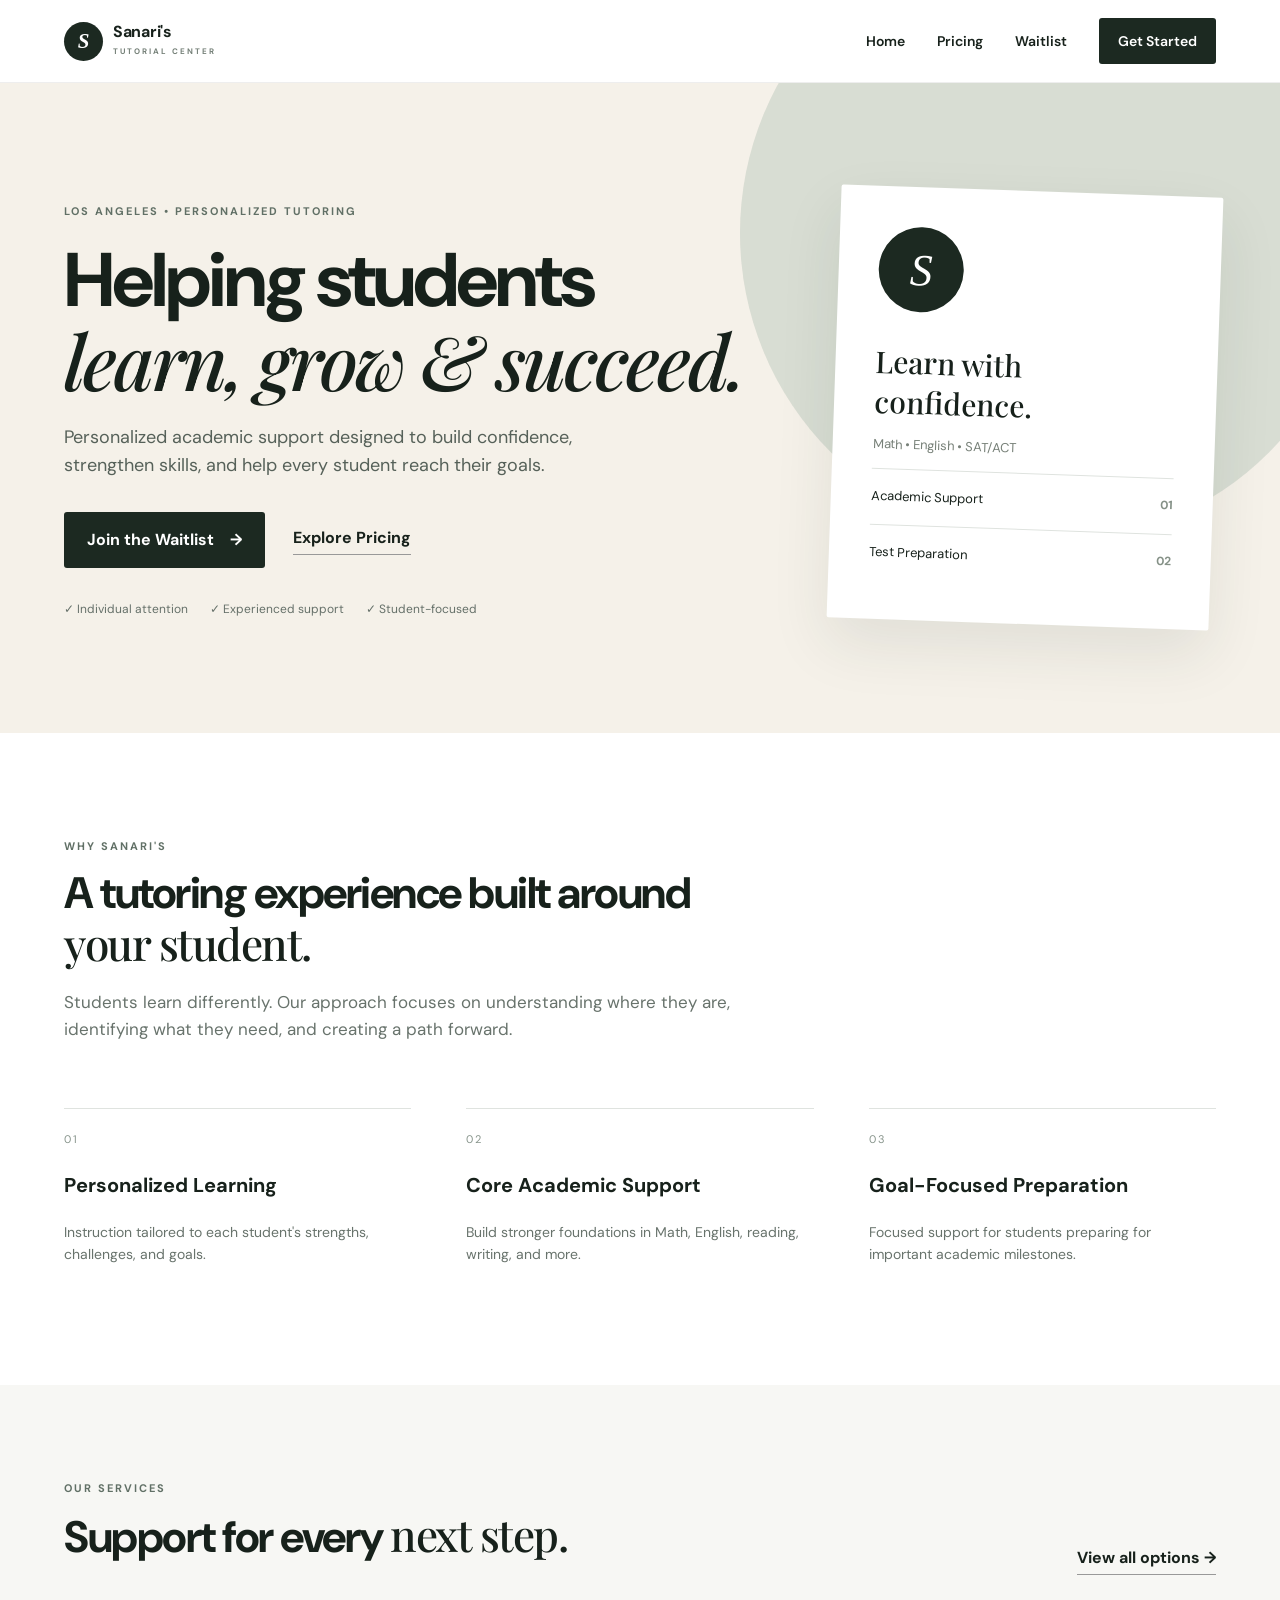
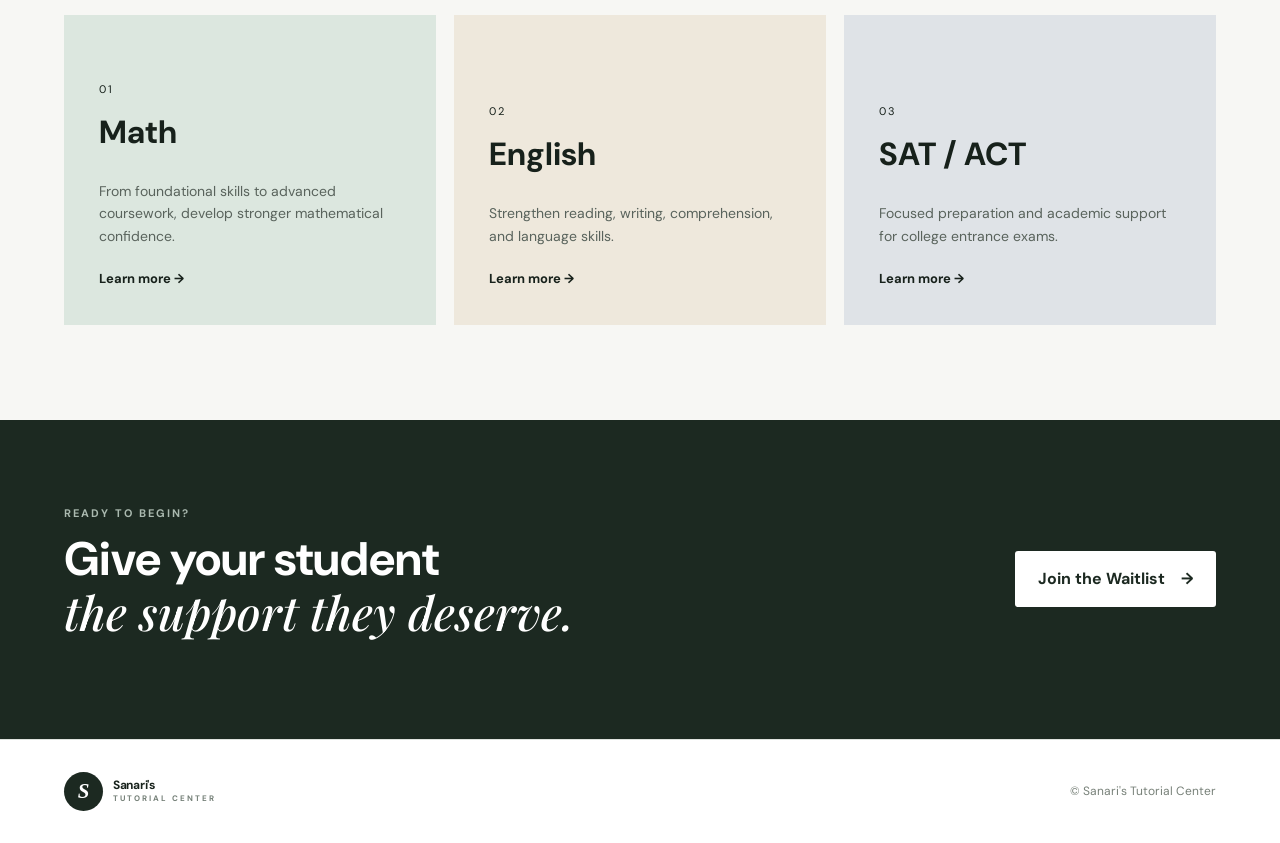
<file: index.html>
<!doctype html><html lang="en"><head>
<meta charset="utf-8"><meta name="viewport" content="width=device-width,initial-scale=1">
<title>Sanari's Tutorial Center | Los Angeles Tutoring</title><meta name="description" content="Personalized tutoring for Math, English and test preparation.">
<link rel="stylesheet" href="css/style.css"></head><body>
<header><div class="navwrap"><a class="logo" href="index.html"><span class="logoMark">S</span><span>Sanari's<br><small>TUTORIAL CENTER</small></span></a><button class="hamb">☰</button><nav><a href="index.html">Home</a><a href="pricing.html">Pricing</a><a href="waitlist.html">Waitlist</a><a class="navbtn" href="waitlist.html">Get Started</a></nav></div></header>
<main>
<section class="hero"><div class="heroBg"></div><div class="wrap heroGrid"><div class="heroText"><span class="pill">LOS ANGELES • PERSONALIZED TUTORING</span><h1>Helping students<br><em>learn, grow & succeed.</em></h1><p>Personalized academic support designed to build confidence, strengthen skills, and help every student reach their goals.</p><div class="actions"><a class="btn" href="waitlist.html">Join the Waitlist <b>→</b></a><a class="link" href="pricing.html">Explore Pricing</a></div><div class="trust"><span>✓ Individual attention</span><span>✓ Experienced support</span><span>✓ Student-focused</span></div></div><div class="heroCard"><div class="circle">S</div><h3>Learn with confidence.</h3><p>Math • English • SAT/ACT</p><div class="mini"><span>Academic Support</span><strong>01</strong></div><div class="mini"><span>Test Preparation</span><strong>02</strong></div></div></div></section>
<section class="intro wrap"><div class="kicker">WHY SANARI'S</div><h2>A tutoring experience built around <span>your student.</span></h2><p class="introLead">Students learn differently. Our approach focuses on understanding where they are, identifying what they need, and creating a path forward.</p><div class="features"><article><div class="icon">01</div><h3>Personalized Learning</h3><p>Instruction tailored to each student's strengths, challenges, and goals.</p></article><article><div class="icon">02</div><h3>Core Academic Support</h3><p>Build stronger foundations in Math, English, reading, writing, and more.</p></article><article><div class="icon">03</div><h3>Goal-Focused Preparation</h3><p>Focused support for students preparing for important academic milestones.</p></article></div></section>
<section class="subjects"><div class="wrap"><div class="sectionTop"><div><div class="kicker">OUR SERVICES</div><h2>Support for every <span>next step.</span></h2></div><a class="link" href="waitlist.html">View all options →</a></div><div class="subjectGrid"><div class="subject math"><span>01</span><h3>Math</h3><p>From foundational skills to advanced coursework, develop stronger mathematical confidence.</p><a href="waitlist.html">Learn more →</a></div><div class="subject english"><span>02</span><h3>English</h3><p>Strengthen reading, writing, comprehension, and language skills.</p><a href="waitlist.html">Learn more →</a></div><div class="subject test"><span>03</span><h3>SAT / ACT</h3><p>Focused preparation and academic support for college entrance exams.</p><a href="waitlist.html">Learn more →</a></div></div></div></section>
<section class="cta"><div class="wrap ctaInner"><div><div class="kicker">READY TO BEGIN?</div><h2>Give your student<br><em>the support they deserve.</em></h2></div><a class="btn light" href="waitlist.html">Join the Waitlist <b>→</b></a></div></section>
</main><footer><div class="wrap footerIn"><div class="logo"><span class="logoMark">S</span><span>Sanari's<br><small>TUTORIAL CENTER</small></span></div><div>© Sanari's Tutorial Center</div></div></footer><script src="js/script.js"></script></body></html>
</file>
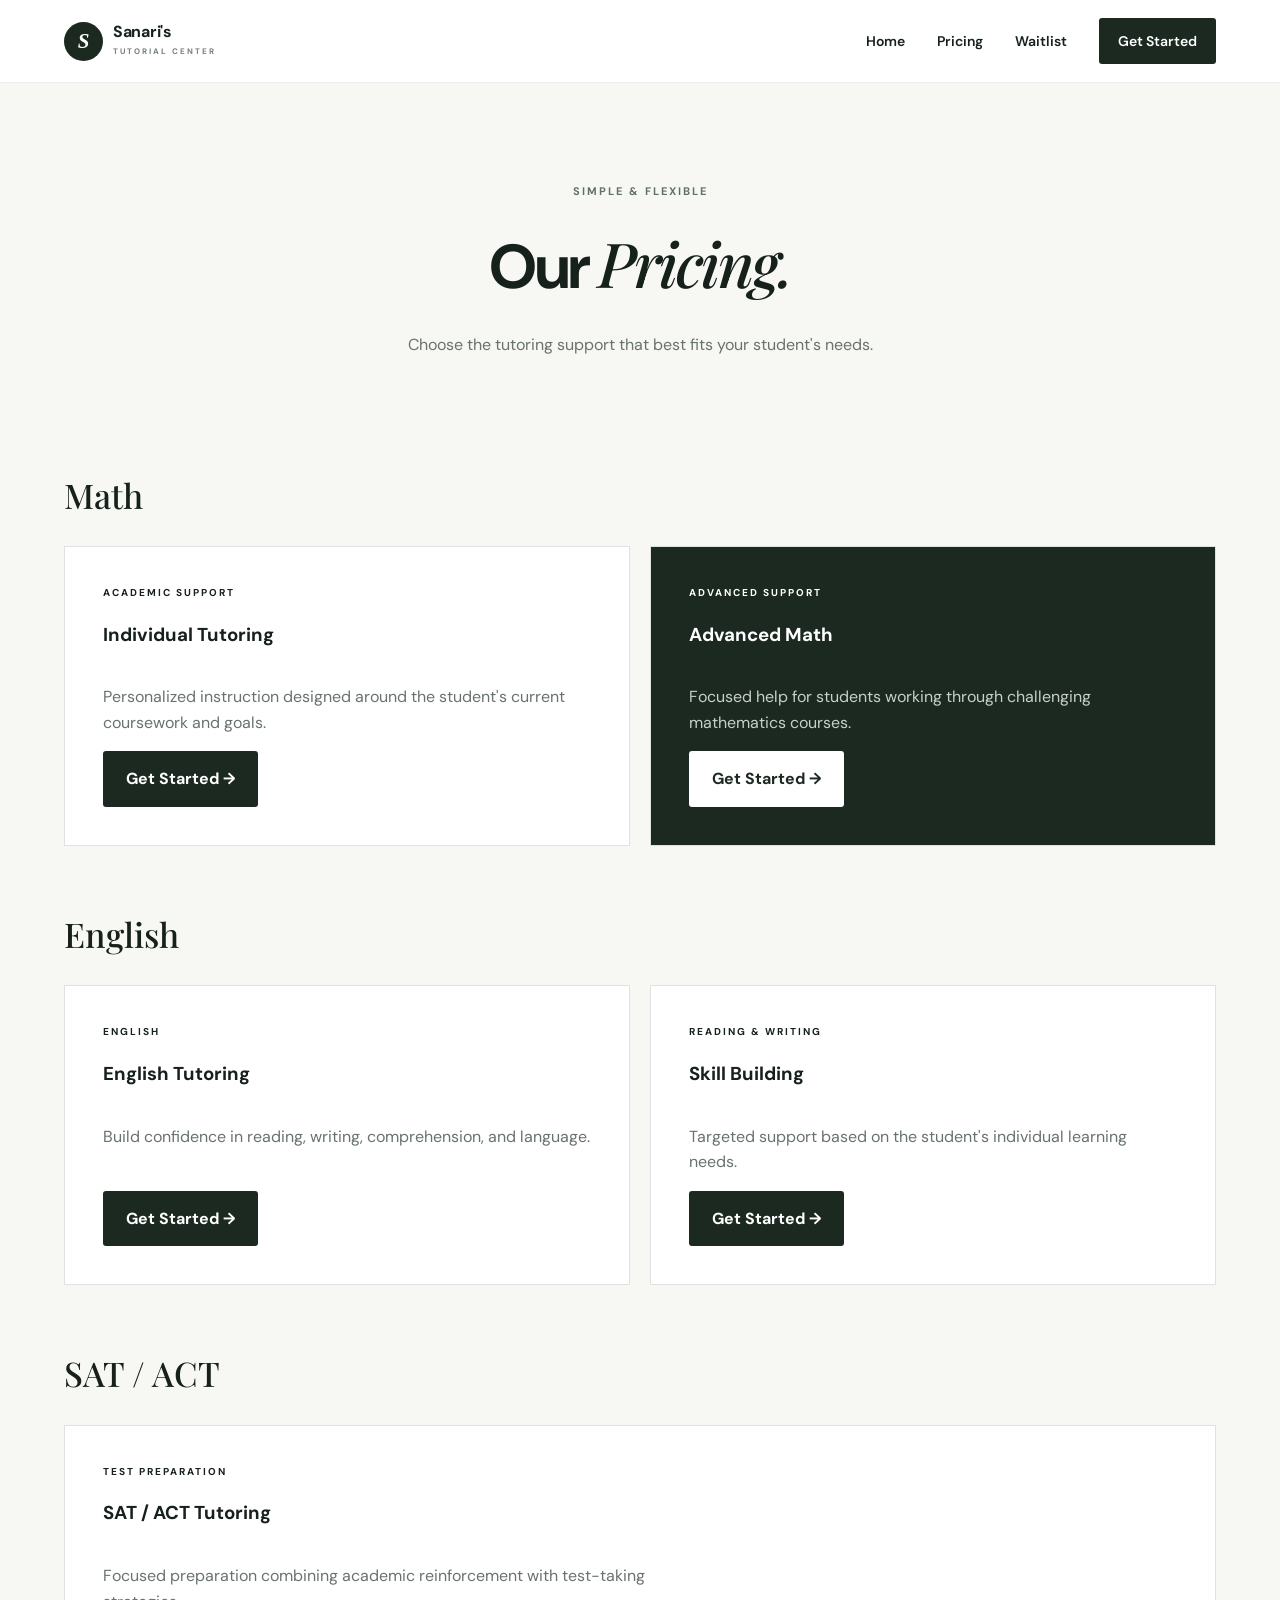
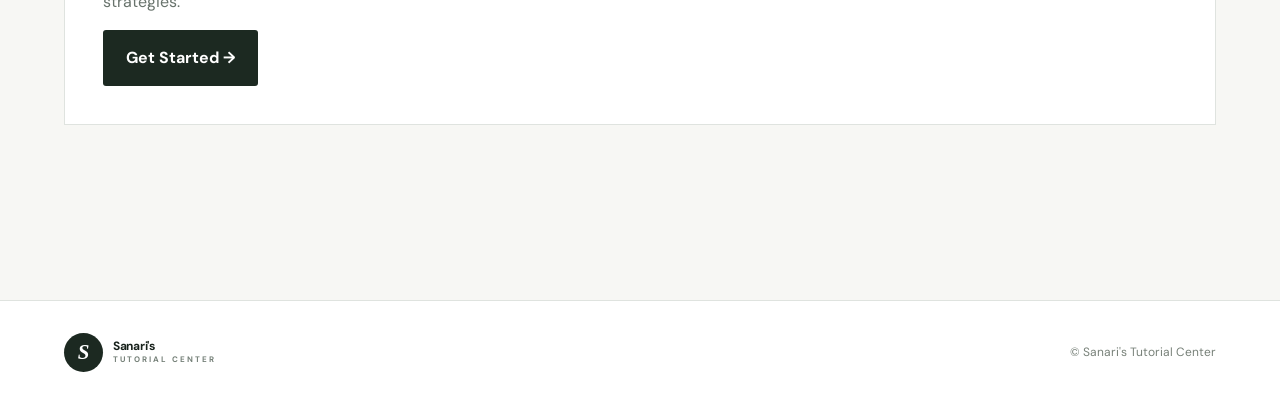
<file: pricing.html>
<!doctype html><html lang="en"><head><meta charset="utf-8"><meta name="viewport" content="width=device-width,initial-scale=1"><title>Pricing | Sanari's Tutorial Center</title><link rel="stylesheet" href="css/style.css"></head><body>
<header><div class="navwrap"><a class="logo" href="index.html"><span class="logoMark">S</span><span>Sanari's<br><small>TUTORIAL CENTER</small></span></a><button class="hamb">☰</button><nav><a href="index.html">Home</a><a href="pricing.html">Pricing</a><a href="waitlist.html">Waitlist</a><a class="navbtn" href="waitlist.html">Get Started</a></nav></div></header>
<main class="inner"><div class="wrap"><div class="pageHero"><div class="kicker">SIMPLE & FLEXIBLE</div><h1>Our <em>Pricing.</em></h1><p>Choose the tutoring support that best fits your student's needs.</p></div><div class="priceSection"><h2>Math</h2><div class="priceGrid"><div class="priceCard"><span>ACADEMIC SUPPORT</span><h3>Individual Tutoring</h3><p>Personalized instruction designed around the student's current coursework and goals.</p><a class="btn" href="waitlist.html">Get Started →</a></div><div class="priceCard featured"><span>ADVANCED SUPPORT</span><h3>Advanced Math</h3><p>Focused help for students working through challenging mathematics courses.</p><a class="btn" href="waitlist.html">Get Started →</a></div></div></div><div class="priceSection"><h2>English</h2><div class="priceGrid"><div class="priceCard"><span>ENGLISH</span><h3>English Tutoring</h3><p>Build confidence in reading, writing, comprehension, and language.</p><a class="btn" href="waitlist.html">Get Started →</a></div><div class="priceCard"><span>READING & WRITING</span><h3>Skill Building</h3><p>Targeted support based on the student's individual learning needs.</p><a class="btn" href="waitlist.html">Get Started →</a></div></div></div><div class="priceSection"><h2>SAT / ACT</h2><div class="priceGrid one"><div class="priceCard"><span>TEST PREPARATION</span><h3>SAT / ACT Tutoring</h3><p>Focused preparation combining academic reinforcement with test-taking strategies.</p><a class="btn" href="waitlist.html">Get Started →</a></div></div></div></div></main><footer><div class="wrap footerIn"><div class="logo"><span class="logoMark">S</span><span>Sanari's<br><small>TUTORIAL CENTER</small></span></div><div>© Sanari's Tutorial Center</div></div></footer><script src="js/script.js"></script></body></html>
</file>
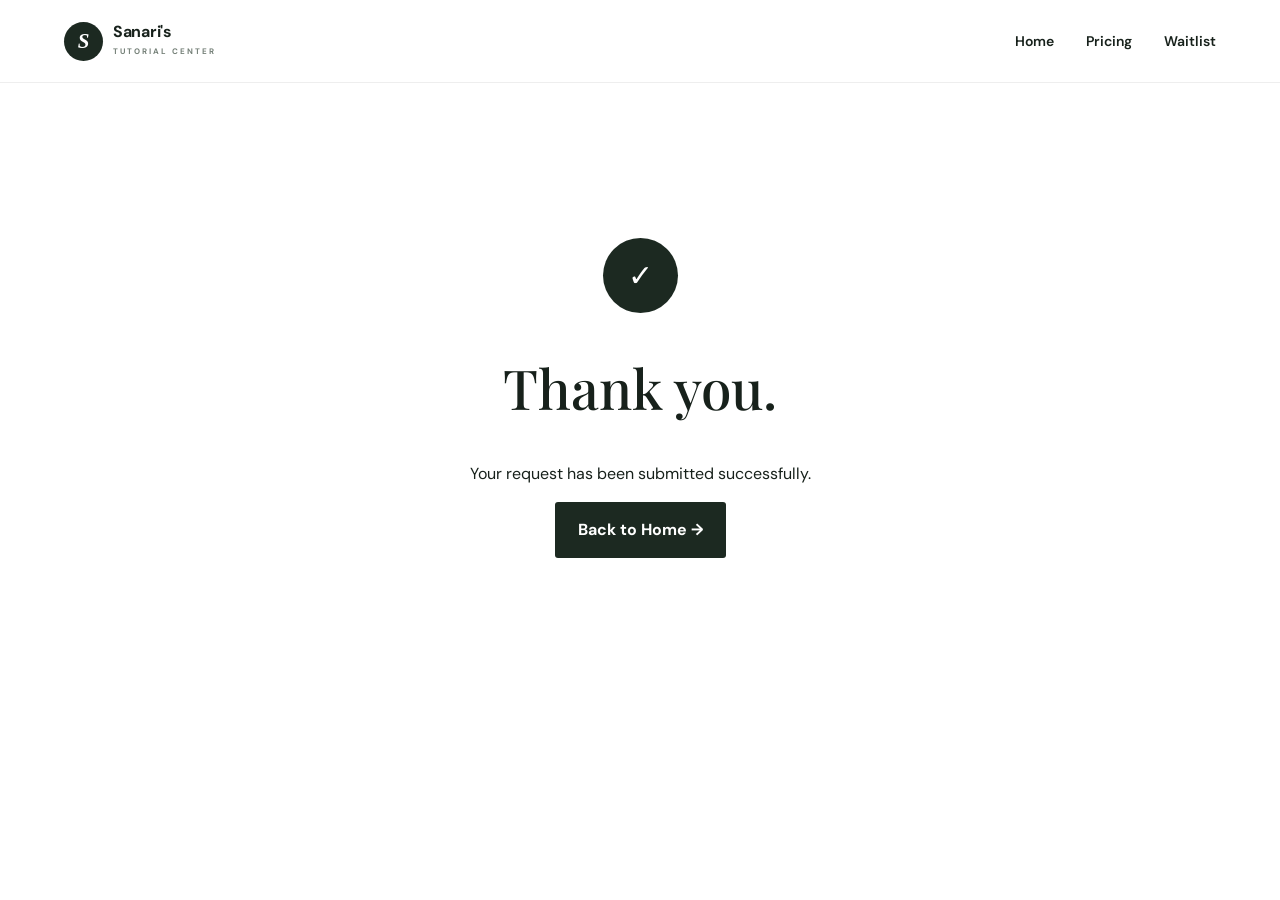
<file: thanks.html>
<!doctype html><html><head><meta charset="utf-8"><meta name="viewport" content="width=device-width,initial-scale=1"><title>Thank You</title><link rel="stylesheet" href="css/style.css"></head><body><header><div class="navwrap"><a class="logo" href="index.html"><span class="logoMark">S</span><span>Sanari's<br><small>TUTORIAL CENTER</small></span></a><nav><a href="index.html">Home</a><a href="pricing.html">Pricing</a><a href="waitlist.html">Waitlist</a></nav></div></header><main class="thanks"><div><div class="circle">✓</div><h1>Thank you.</h1><p>Your request has been submitted successfully.</p><a class="btn" href="index.html">Back to Home →</a></div></main></body></html>
</file>
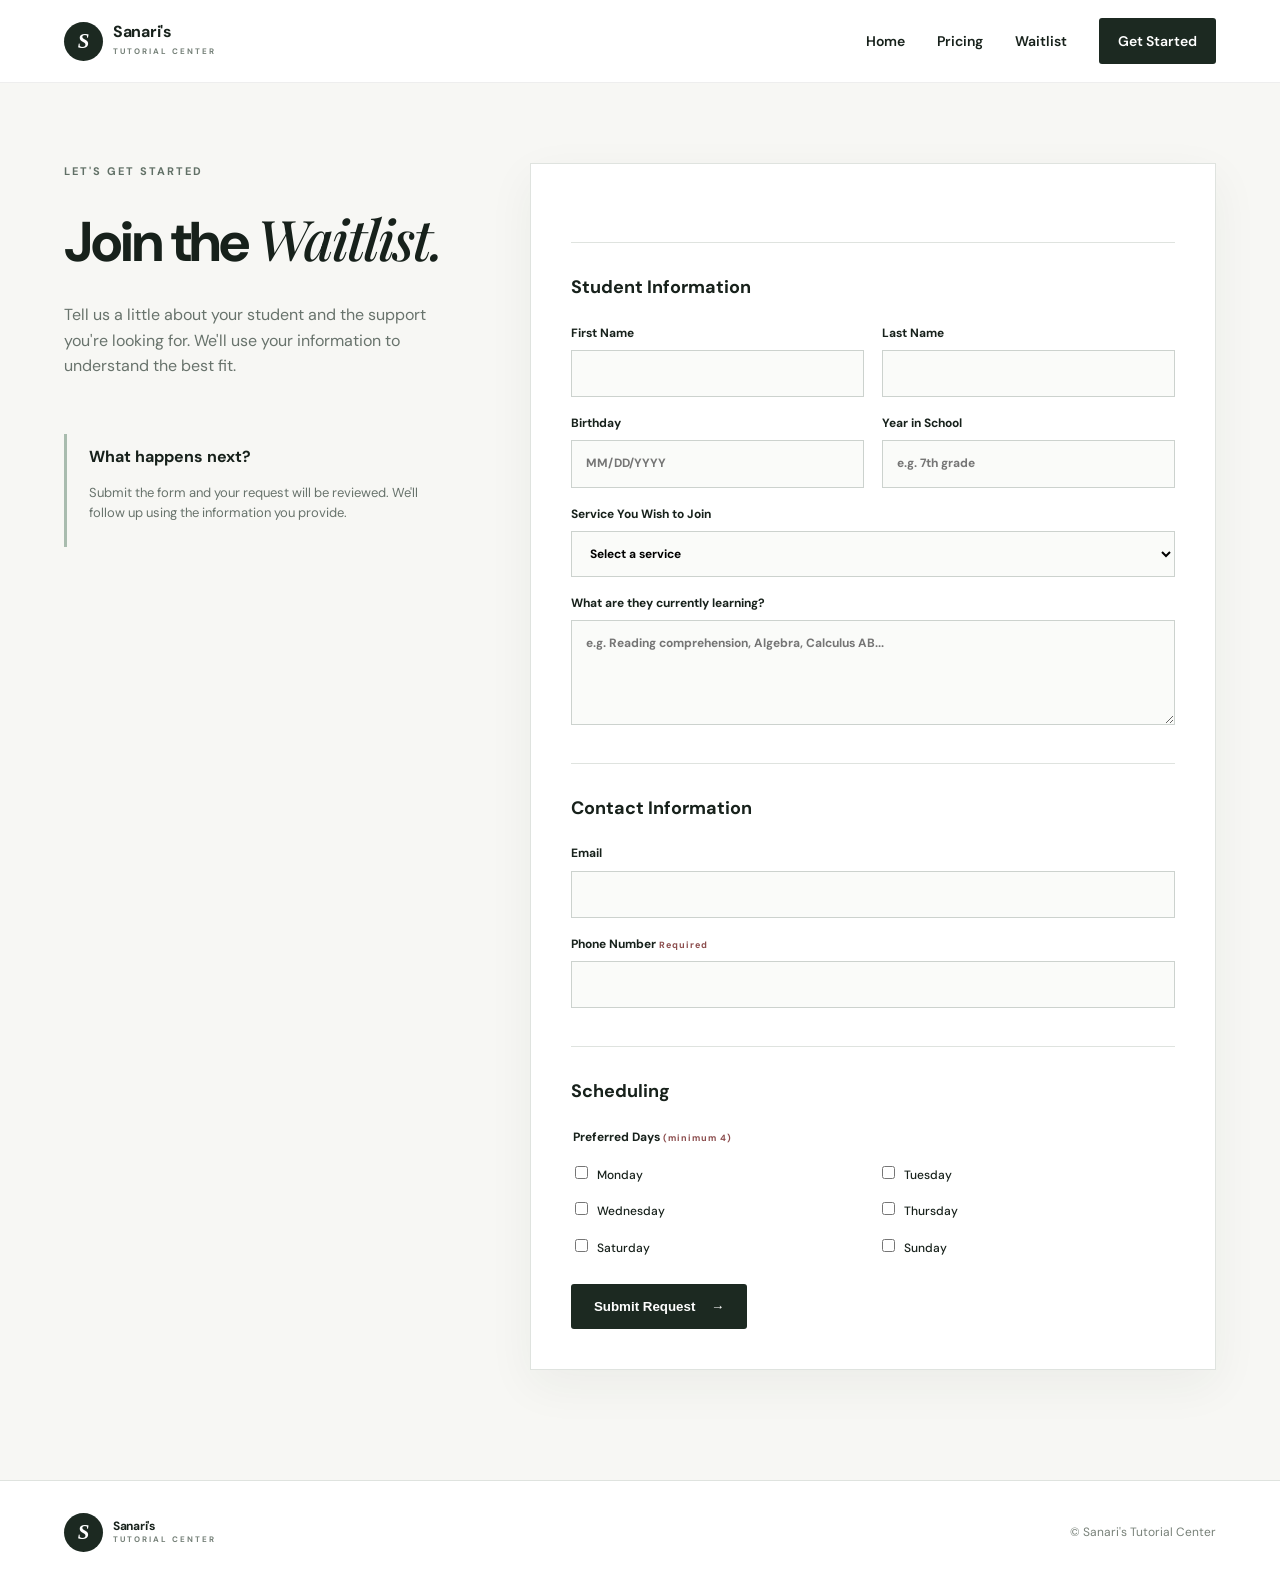
<file: waitlist.html>
<!doctype html><html lang="en"><head><meta charset="utf-8"><meta name="viewport" content="width=device-width,initial-scale=1"><title>Waitlist | Sanari's Tutorial Center</title><link rel="stylesheet" href="css/style.css"></head><body>
<header><div class="navwrap"><a class="logo" href="index.html"><span class="logoMark">S</span><span>Sanari's<br><small>TUTORIAL CENTER</small></span></a><button class="hamb">☰</button><nav><a href="index.html">Home</a><a href="pricing.html">Pricing</a><a href="waitlist.html">Waitlist</a><a class="navbtn" href="waitlist.html">Get Started</a></nav></div></header>
<main class="inner"><div class="wrap formLayout"><div class="formIntro"><div class="kicker">LET'S GET STARTED</div><h1>Join the <em>Waitlist.</em></h1><p>Tell us a little about your student and the support you're looking for. We'll use your information to understand the best fit.</p><div class="sideNote"><strong>What happens next?</strong><p>Submit the form and your request will be reviewed. We'll follow up using the information you provide.</p></div></div>
<form action="https://formsubmit.co/sanari567@yahoo.com" method="POST" class="form"><input type="hidden" name="_subject" value="New Sanari Tutorial Center Waitlist Submission"><input type="hidden" name="_template" value="table"><input type="hidden" name="_captcha" value="false"><input type="hidden" name="_next" value="thanks.html">
<h2>Student Information</h2><div class="row"><label>First Name<input name="Child First Name" required></label><label>Last Name<input name="Child Last Name" required></label></div>
<div class="row"><label>Birthday<input name="Birthday" placeholder="MM/DD/YYYY" required></label><label>Year in School<input name="Year in School" placeholder="e.g. 7th grade" required></label></div>
<label>Service You Wish to Join<select name="Service" required><option value="">Select a service</option><option>Math</option><option>English</option><option>Both</option></select></label>
<label>What are they currently learning?<textarea name="What They Are Learning" rows="4" placeholder="e.g. Reading comprehension, Algebra, Calculus AB..."></textarea></label>
<h2>Contact Information</h2><label>Email<input type="email" name="Email" required></label><label>Phone Number <small>Required</small><input type="tel" name="Phone Number" required autocomplete="tel"></label>
<h2>Scheduling</h2><fieldset><legend>Preferred Days <small>(minimum 4)</small></legend><div class="checks"><label><input type="checkbox" name="Preferred Days[]" value="Monday"> Monday</label><label><input type="checkbox" name="Preferred Days[]" value="Tuesday"> Tuesday</label><label><input type="checkbox" name="Preferred Days[]" value="Wednesday"> Wednesday</label><label><input type="checkbox" name="Preferred Days[]" value="Thursday"> Thursday</label><label><input type="checkbox" name="Preferred Days[]" value="Saturday"> Saturday</label><label><input type="checkbox" name="Preferred Days[]" value="Sunday"> Sunday</label></div><p class="err" hidden>Select at least 4 days.</p></fieldset><button class="btn" type="submit">Submit Request <b>→</b></button></form></div></main>
<footer><div class="wrap footerIn"><div class="logo"><span class="logoMark">S</span><span>Sanari's<br><small>TUTORIAL CENTER</small></span></div><div>© Sanari's Tutorial Center</div></div></footer><script src="js/script.js"></script></body></html>
</file>
<file: css/style.css>
@import url('https://fonts.googleapis.com/css2?family=DM+Sans:wght@400;500;600;700&family=Playfair+Display:ital,wght@0,500;0,600;1,500;1,600&display=swap');
:root{--ink:#17211b;--muted:#68736c;--cream:#f5f1e9;--sage:#a9bcae;--dark:#1c2921;--line:#dfe3df;--accent:#b8cbbd}*{box-sizing:border-box}body{margin:0;color:var(--ink);font-family:"DM Sans",Arial,sans-serif;background:#fff;line-height:1.6}.wrap,.navwrap{width:min(1160px,90%);margin:auto}.navwrap{height:82px;display:flex;align-items:center;justify-content:space-between}.logo{display:flex;gap:10px;align-items:center;color:var(--ink);text-decoration:none;font-weight:700;line-height:1.05;letter-spacing:-.3px}.logo small{font-size:8px;letter-spacing:2px;color:#758078}.logoMark{width:39px;height:39px;border-radius:50%;display:grid;place-items:center;background:var(--dark);color:white;font-family:Georgia,serif;font-size:21px;font-style:italic}header{border-bottom:1px solid #eee;background:#fff;position:sticky;top:0;z-index:10}nav{display:flex;align-items:center;gap:32px}nav a{color:var(--ink);text-decoration:none;font-size:14px;font-weight:600}.navbtn{background:var(--dark);color:#fff!important;padding:12px 19px;border-radius:3px}.hamb{display:none;background:none;border:0;font-size:24px}.hero{position:relative;overflow:hidden;background:var(--cream);min-height:650px}.heroBg{position:absolute;right:-80px;top:-160px;width:620px;height:620px;border-radius:50%;background:var(--sage);opacity:.38}.heroGrid{min-height:650px;display:grid;grid-template-columns:1.3fr .7fr;align-items:center;gap:60px;position:relative}.pill,.kicker{font-size:11px;font-weight:700;letter-spacing:2px;color:#617066}.hero h1{font-size:clamp(48px,6vw,76px);line-height:1.04;letter-spacing:-3px;margin:18px 0}.hero h1 em,.pageHero h1 em,.formIntro h1 em,.cta h2 em{font-family:"Playfair Display",serif;font-weight:500}.hero p{max-width:590px;font-size:18px;color:#566159}.actions{display:flex;align-items:center;gap:28px;margin:32px 0}.btn{display:inline-block;background:var(--dark);color:white;text-decoration:none;border:0;padding:15px 23px;border-radius:3px;font-weight:700;cursor:pointer}.btn b{margin-left:12px}.link{color:var(--ink);font-weight:700;text-decoration:none;border-bottom:1px solid #999;padding-bottom:3px}.trust{display:flex;gap:22px;flex-wrap:wrap;font-size:12px;color:#657069}.heroCard{background:#fff;box-shadow:0 25px 60px #24312718;padding:40px;border-radius:2px;transform:rotate(2deg)}.heroCard .circle{width:85px;height:85px;border-radius:50%;display:grid;place-items:center;background:var(--dark);color:#fff;font:italic 45px Georgia;margin-bottom:30px}.heroCard h3{font:500 30px "Playfair Display",serif;margin:0}.heroCard p{font-size:13px;color:#778078}.mini{border-top:1px solid var(--line);padding:17px 0;display:flex;justify-content:space-between;font-size:13px}.mini strong{font-size:12px;color:#859187}.intro{padding:105px 0}.intro h2,.sectionTop h2{font-size:44px;line-height:1.15;letter-spacing:-1.5px;max-width:700px;margin:12px 0}.intro h2 span,.sectionTop h2 span{font-family:"Playfair Display",serif;font-weight:500}.introLead{max-width:680px;color:var(--muted);font-size:17px}.features{display:grid;grid-template-columns:repeat(3,1fr);gap:55px;margin-top:65px}.features article{border-top:1px solid var(--line);padding-top:22px}.icon{font-size:11px;letter-spacing:2px;color:#87948b}.features h3{font-size:20px}.features p{color:var(--muted);font-size:14px}.subjects{background:#f7f7f4;padding:95px 0}.sectionTop{display:flex;justify-content:space-between;align-items:end;margin-bottom:40px}.subjectGrid{display:grid;grid-template-columns:repeat(3,1fr);gap:18px}.subject{min-height:310px;padding:35px;display:flex;flex-direction:column;justify-content:end}.subject span{font-size:11px;letter-spacing:2px}.subject h3{font-size:32px;margin:8px 0}.subject p{font-size:14px;color:#59635c}.subject a{color:var(--ink);font-weight:700;text-decoration:none;font-size:13px;margin-top:8px}.math{background:#dce7df}.english{background:#eee8dc}.test{background:#dfe3e7}.cta{background:var(--dark);color:#fff;padding:85px 0}.cta .kicker{color:#aab9af}.cta h2{font-size:47px;line-height:1.1;margin:12px 0}.ctaInner{display:flex;align-items:center;justify-content:space-between;gap:30px}.light{background:#fff;color:var(--dark)}footer{background:#fff;padding:32px 0;border-top:1px solid var(--line)}.footerIn{display:flex;justify-content:space-between;align-items:center;font-size:12px;color:#778078}.inner{background:#f7f7f4;padding:80px 0 110px;min-height:700px}.pageHero{text-align:center;padding:20px 0 70px}.pageHero h1,.formIntro h1{font-size:62px;letter-spacing:-2px;margin:12px 0}.pageHero p{color:var(--muted)}.priceSection{margin-bottom:65px}.priceSection h2{font:500 34px "Playfair Display",serif}.priceGrid{display:grid;grid-template-columns:1fr 1fr;gap:20px}.priceGrid.one{grid-template-columns:1fr}.priceCard{background:#fff;border:1px solid var(--line);padding:38px;min-height:260px;display:flex;flex-direction:column;align-items:flex-start}.priceCard.featured{background:var(--dark);color:white}.priceCard span{font-size:10px;letter-spacing:2px;font-weight:700}.priceCard p{color:var(--muted);max-width:550px}.featured p{color:#c7d0ca}.priceCard .btn{margin-top:auto}.featured .btn{background:#fff;color:var(--dark)}.formLayout{display:grid;grid-template-columns:.72fr 1.28fr;gap:80px}.formIntro h1{font-size:56px}.formIntro>p{color:var(--muted);font-size:16px}.sideNote{border-left:3px solid var(--sage);padding:10px 0 10px 22px;margin-top:55px}.sideNote p{color:var(--muted);font-size:13px}.form{background:#fff;padding:40px;box-shadow:0 15px 45px #27342b0e;border:1px solid var(--line)}.form h2{font-size:18px;margin:0 0 22px}.form h2:not(:first-child){margin-top:38px;padding-top:30px;border-top:1px solid var(--line)}.row{display:grid;grid-template-columns:1fr 1fr;gap:18px}.form label{display:block;font-size:12px;font-weight:700;margin-bottom:17px}.form small{font-size:9px;letter-spacing:1px;color:#8b4c4c}.form input,.form select,.form textarea{display:block;width:100%;margin-top:7px;padding:13px 14px;border:1px solid #ccd2ce;background:#fafbf9;font:inherit;outline:none}.form input:focus,.form select:focus,.form textarea:focus{border-color:#809589}.form fieldset{border:0;padding:0;margin:8px 0 26px}.form legend{font-size:12px;font-weight:700;margin-bottom:12px}.checks{display:grid;grid-template-columns:1fr 1fr;gap:10px}.checks label{font-weight:500;margin:0}.checks input{display:inline-block;width:auto;margin-right:6px}.err{font-size:12px;color:#a33;margin-top:8px}.thanks{min-height:70vh;display:grid;place-items:center;text-align:center}.thanks .circle{margin:auto;width:75px;height:75px;border-radius:50%;background:var(--dark);color:#fff;display:grid;place-items:center;font-size:30px}.thanks h1{font:500 55px "Playfair Display",serif}
@media(max-width:800px){nav{display:none}.hamb{display:block}.heroGrid{grid-template-columns:1fr;padding:70px 0}.heroCard{display:none}.hero h1{font-size:50px}.features,.subjectGrid,.priceGrid,.formLayout{grid-template-columns:1fr}.sectionTop,.ctaInner{align-items:flex-start;flex-direction:column}.intro h2,.sectionTop h2{font-size:36px}.pageHero h1,.formIntro h1{font-size:48px}.formLayout{gap:35px}.row{grid-template-columns:1fr}.heroBg{right:-300px}.trust{display:block}.trust span{display:block;margin:7px 0}.footerIn{gap:20px;align-items:flex-start;flex-direction:column}}
</file>
